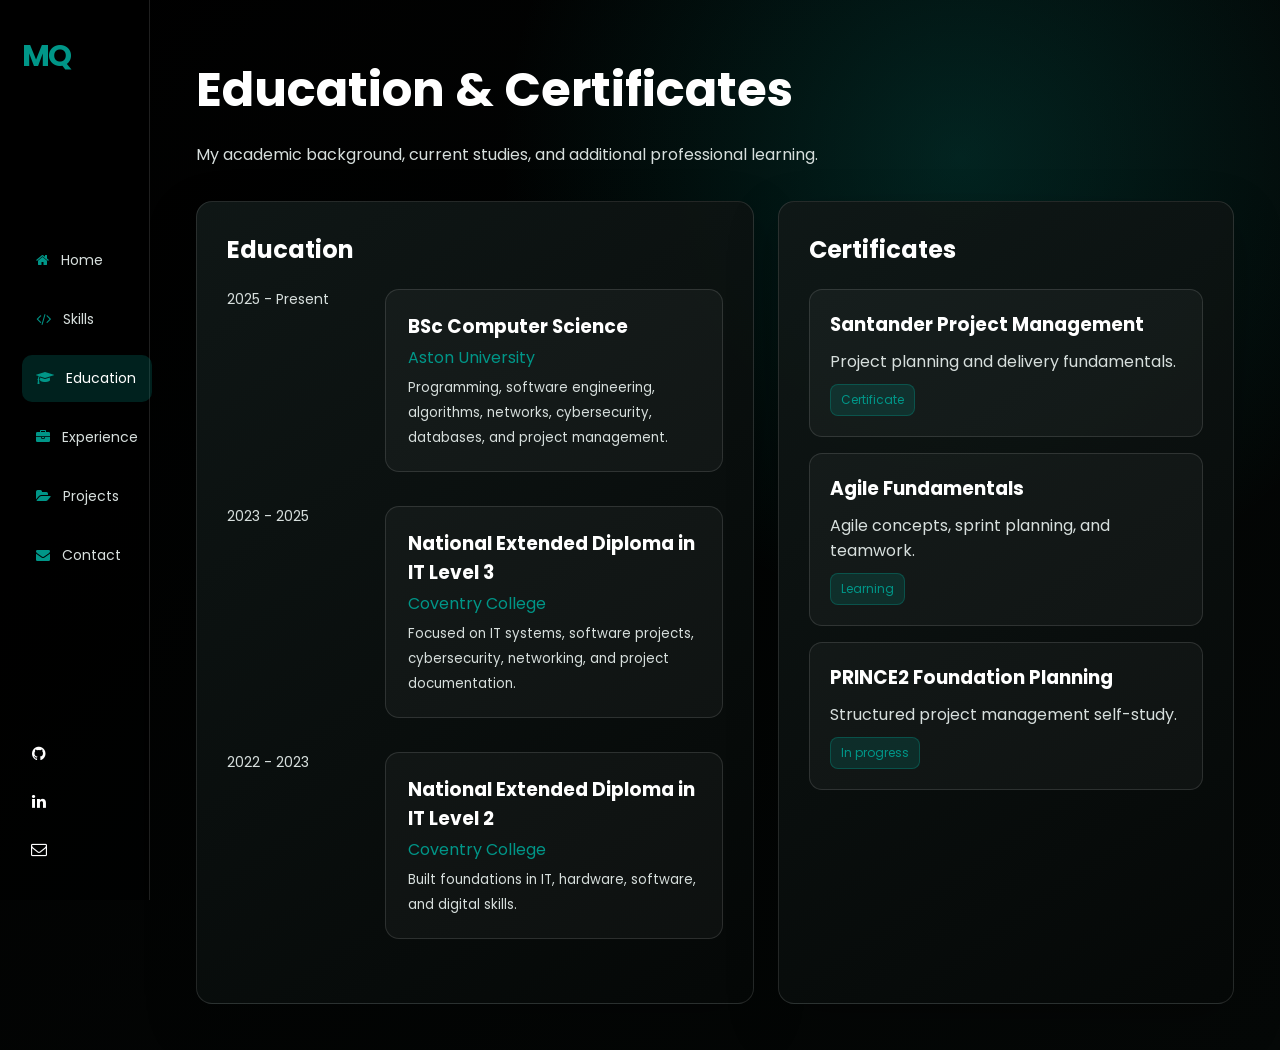
<file: Education.html>
<!DOCTYPE html>
<html lang="en">
    <head>
        <meta charset="UTF-8" />
        <meta name="viewport" content="width=device-width, initial-scale=1.0" />
        <title>MQ Portfolio | Education</title>
        <link rel="stylesheet" href="style.css" />
        <link
            rel="stylesheet"
            href="https://stackpath.bootstrapcdn.com/font-awesome/4.7.0/css/font-awesome.min.css"
        />
        <link
            href="https://fonts.googleapis.com/css?family=Poppins:300,400,500,600,700&display=swap"
            rel="stylesheet"
        />
    </head>
    <body>
        <button class="mobile-menu" aria-label="Open menu">
            <i class="fa fa-bars"></i>
        </button>
        <div class="portfolio-shell">
            <aside class="sidebar">
                <a class="brand" href="index.html">MQ</a>
                <nav class="nav-links">
                    <a class="" href="index.html"
                        ><i class="fa fa-home"></i> Home</a
                    >
                    <a class="" href="Skills.html"
                        ><i class="fa fa-code"></i> Skills</a
                    >
                    <a class="active" href="Education.html"
                        ><i class="fa fa-graduation-cap"></i> Education</a
                    >
                    <a class="" href="Experience.html"
                        ><i class="fa fa-briefcase"></i> Experience</a
                    >
                    <a class="" href="Projects.html"
                        ><i class="fa fa-folder-open"></i> Projects</a
                    >
                    <a class="" href="Contact.html"
                        ><i class="fa fa-envelope"></i> Contact</a
                    >
                </nav>
                <div class="sidebar-socials">
                    <a href="https://github.com/MoOutlaw"
                        ><i class="fa fa-github"></i></a
                    ><a
                        href="https://www.linkedin.com/in/mohammed-qasem-1a4b01182/"
                        ><i class="fa fa-linkedin"></i></a
                    ><a href="mailto:mohammed166arab@gmail.com"
                        ><i class="fa fa-envelope-o"></i
                    ></a>
                </div>
            </aside>
            <main class="page-content">
                <section class="page-header">
                    <h1>Education & Certificates</h1>
                    <p>
                        My academic background, current studies, and additional
                        professional learning.
                    </p>
                </section>
                <section class="education-grid">
                    <div class="timeline card">
                        <h2>Education</h2>
                        <div class="timeline-item">
                            <span>2025 - Present</span>
                            <article>
                                <h3>BSc Computer Science</h3>
                                <p>Aston University</p>
                                <small
                                    >Programming, software engineering,
                                    algorithms, networks, cybersecurity,
                                    databases, and project management.</small
                                >
                            </article>
                        </div>
                        <div class="timeline-item">
                            <span>2023 - 2025</span>
                            <article>
                                <h3>National Extended Diploma in IT Level 3</h3>
                                <p>Coventry College</p>
                                <small
                                    >Focused on IT systems, software projects,
                                    cybersecurity, networking, and project
                                    documentation.</small
                                >
                            </article>
                        </div>
                        <div class="timeline-item">
                            <span>2022 - 2023</span>
                            <article>
                                <h3>National Extended Diploma in IT Level 2</h3>
                                <p>Coventry College</p>
                                <small
                                    >Built foundations in IT, hardware,
                                    software, and digital skills.</small
                                >
                            </article>
                        </div>
                    </div>
                    <div class="certificates card">
                        <h2>Certificates</h2>
                        <div class="certificate-grid">
                            <article>
                                <h3>Santander Project Management</h3>
                                <p>
                                    Project planning and delivery fundamentals.
                                </p>
                                <span>Certificate</span>
                            </article>
                            <article>
                                <h3>Agile Fundamentals</h3>
                                <p>
                                    Agile concepts, sprint planning, and
                                    teamwork.
                                </p>
                                <span>Learning</span>
                            </article>
                            <article>
                                <h3>PRINCE2 Foundation Planning</h3>
                                <p>Structured project management self-study.</p>
                                <span>In progress</span>
                            </article>
                        </div>
                    </div>
                </section>
            </main>
        </div>
        <script>
            const menuButton=document.querySelector('.mobile-menu');const sidebar=document.querySelector('.sidebar');menuButton.addEventListener('click',()=>sidebar.classList.toggle('show'));
        </script>
    </body>
</html>
</file>
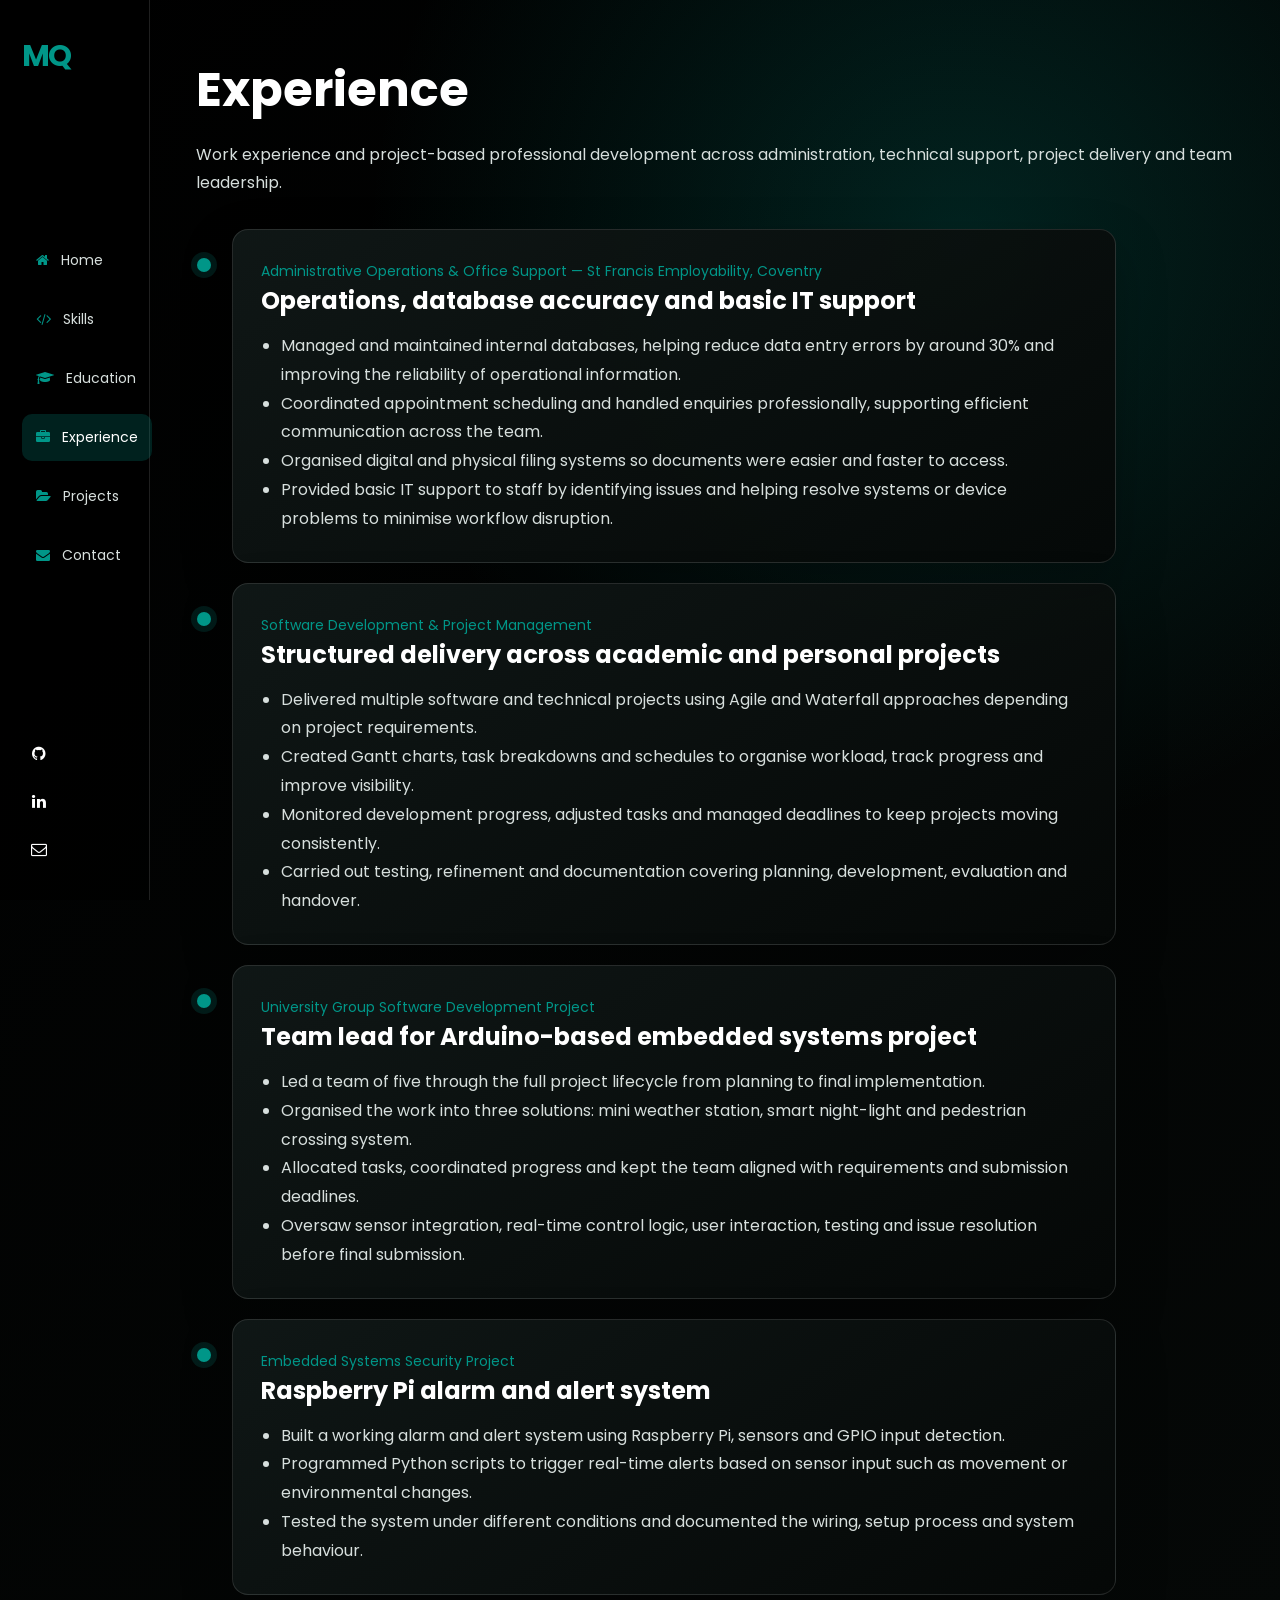
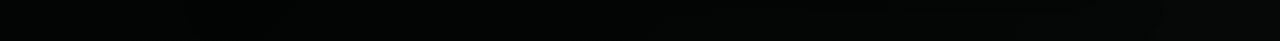
<file: Experience.html>
<!DOCTYPE html>
<html lang="en">
    <head>
        <meta charset="UTF-8" />
        <meta name="viewport" content="width=device-width, initial-scale=1.0" />
        <title>MQ Portfolio | Experience</title>
        <link rel="stylesheet" href="style.css" />
        <link
            rel="stylesheet"
            href="https://stackpath.bootstrapcdn.com/font-awesome/4.7.0/css/font-awesome.min.css"
        />
        <link
            href="https://fonts.googleapis.com/css?family=Poppins:300,400,500,600,700&display=swap"
            rel="stylesheet"
        />
    </head>
    <body>
        <button class="mobile-menu" aria-label="Open menu">
            <i class="fa fa-bars"></i>
        </button>
        <div class="portfolio-shell">
            <aside class="sidebar">
                <a class="brand" href="index.html">MQ</a>
                <nav class="nav-links">
                    <a class="" href="index.html"
                        ><i class="fa fa-home"></i> Home</a
                    >
                    <a class="" href="Skills.html"
                        ><i class="fa fa-code"></i> Skills</a
                    >
                    <a class="" href="Education.html"
                        ><i class="fa fa-graduation-cap"></i> Education</a
                    >
                    <a class="active" href="Experience.html"
                        ><i class="fa fa-briefcase"></i> Experience</a
                    >
                    <a class="" href="Projects.html"
                        ><i class="fa fa-folder-open"></i> Projects</a
                    >
                    <a class="" href="Contact.html"
                        ><i class="fa fa-envelope"></i> Contact</a
                    >
                </nav>
                <div class="sidebar-socials">
                    <a href="https://github.com/MoOutlaw"
                        ><i class="fa fa-github"></i></a
                    ><a
                        href="https://www.linkedin.com/in/mohammed-qasem-1a4b01182/"
                        ><i class="fa fa-linkedin"></i></a
                    ><a href="mailto:mohammed166arab@gmail.com"
                        ><i class="fa fa-envelope-o"></i
                    ></a>
                </div>
            </aside>
            <main class="page-content">
                <section class="page-header">
                    <h1>Experience</h1>
                    <p>
                        Work experience and project-based professional
                        development across administration, technical support,
                        project delivery and team leadership.
                    </p>
                </section>
                <section class="experience-timeline">
                    <article class="experience-card card">
                        <span
                            >Administrative Operations & Office Support — St
                            Francis Employability, Coventry</span
                        >
                        <h2>
                            Operations, database accuracy and basic IT support
                        </h2>
                        <ul>
                            <li>
                                Managed and maintained internal databases,
                                helping reduce data entry errors by around 30%
                                and improving the reliability of operational
                                information.
                            </li>
                            <li>
                                Coordinated appointment scheduling and handled
                                enquiries professionally, supporting efficient
                                communication across the team.
                            </li>
                            <li>
                                Organised digital and physical filing systems so
                                documents were easier and faster to access.
                            </li>
                            <li>
                                Provided basic IT support to staff by
                                identifying issues and helping resolve systems
                                or device problems to minimise workflow
                                disruption.
                            </li>
                        </ul>
                    </article>
                    <article class="experience-card card">
                        <span>Software Development & Project Management</span>
                        <h2>
                            Structured delivery across academic and personal
                            projects
                        </h2>
                        <ul>
                            <li>
                                Delivered multiple software and technical
                                projects using Agile and Waterfall approaches
                                depending on project requirements.
                            </li>
                            <li>
                                Created Gantt charts, task breakdowns and
                                schedules to organise workload, track progress
                                and improve visibility.
                            </li>
                            <li>
                                Monitored development progress, adjusted tasks
                                and managed deadlines to keep projects moving
                                consistently.
                            </li>
                            <li>
                                Carried out testing, refinement and
                                documentation covering planning, development,
                                evaluation and handover.
                            </li>
                        </ul>
                    </article>
                    <article class="experience-card card">
                        <span
                            >University Group Software Development Project</span
                        >
                        <h2>
                            Team lead for Arduino-based embedded systems project
                        </h2>
                        <ul>
                            <li>
                                Led a team of five through the full project
                                lifecycle from planning to final implementation.
                            </li>
                            <li>
                                Organised the work into three solutions: mini
                                weather station, smart night-light and
                                pedestrian crossing system.
                            </li>
                            <li>
                                Allocated tasks, coordinated progress and kept
                                the team aligned with requirements and
                                submission deadlines.
                            </li>
                            <li>
                                Oversaw sensor integration, real-time control
                                logic, user interaction, testing and issue
                                resolution before final submission.
                            </li>
                        </ul>
                    </article>
                    <article class="experience-card card">
                        <span>Embedded Systems Security Project</span>
                        <h2>Raspberry Pi alarm and alert system</h2>
                        <ul>
                            <li>
                                Built a working alarm and alert system using
                                Raspberry Pi, sensors and GPIO input detection.
                            </li>
                            <li>
                                Programmed Python scripts to trigger real-time
                                alerts based on sensor input such as movement or
                                environmental changes.
                            </li>
                            <li>
                                Tested the system under different conditions and
                                documented the wiring, setup process and system
                                behaviour.
                            </li>
                        </ul>
                    </article>
                </section>
            </main>
        </div>
        <script>
            const menuButton=document.querySelector('.mobile-menu');const sidebar=document.querySelector('.sidebar');menuButton.addEventListener('click',()=>sidebar.classList.toggle('show'));
        </script>
    </body>
</html>
</file>
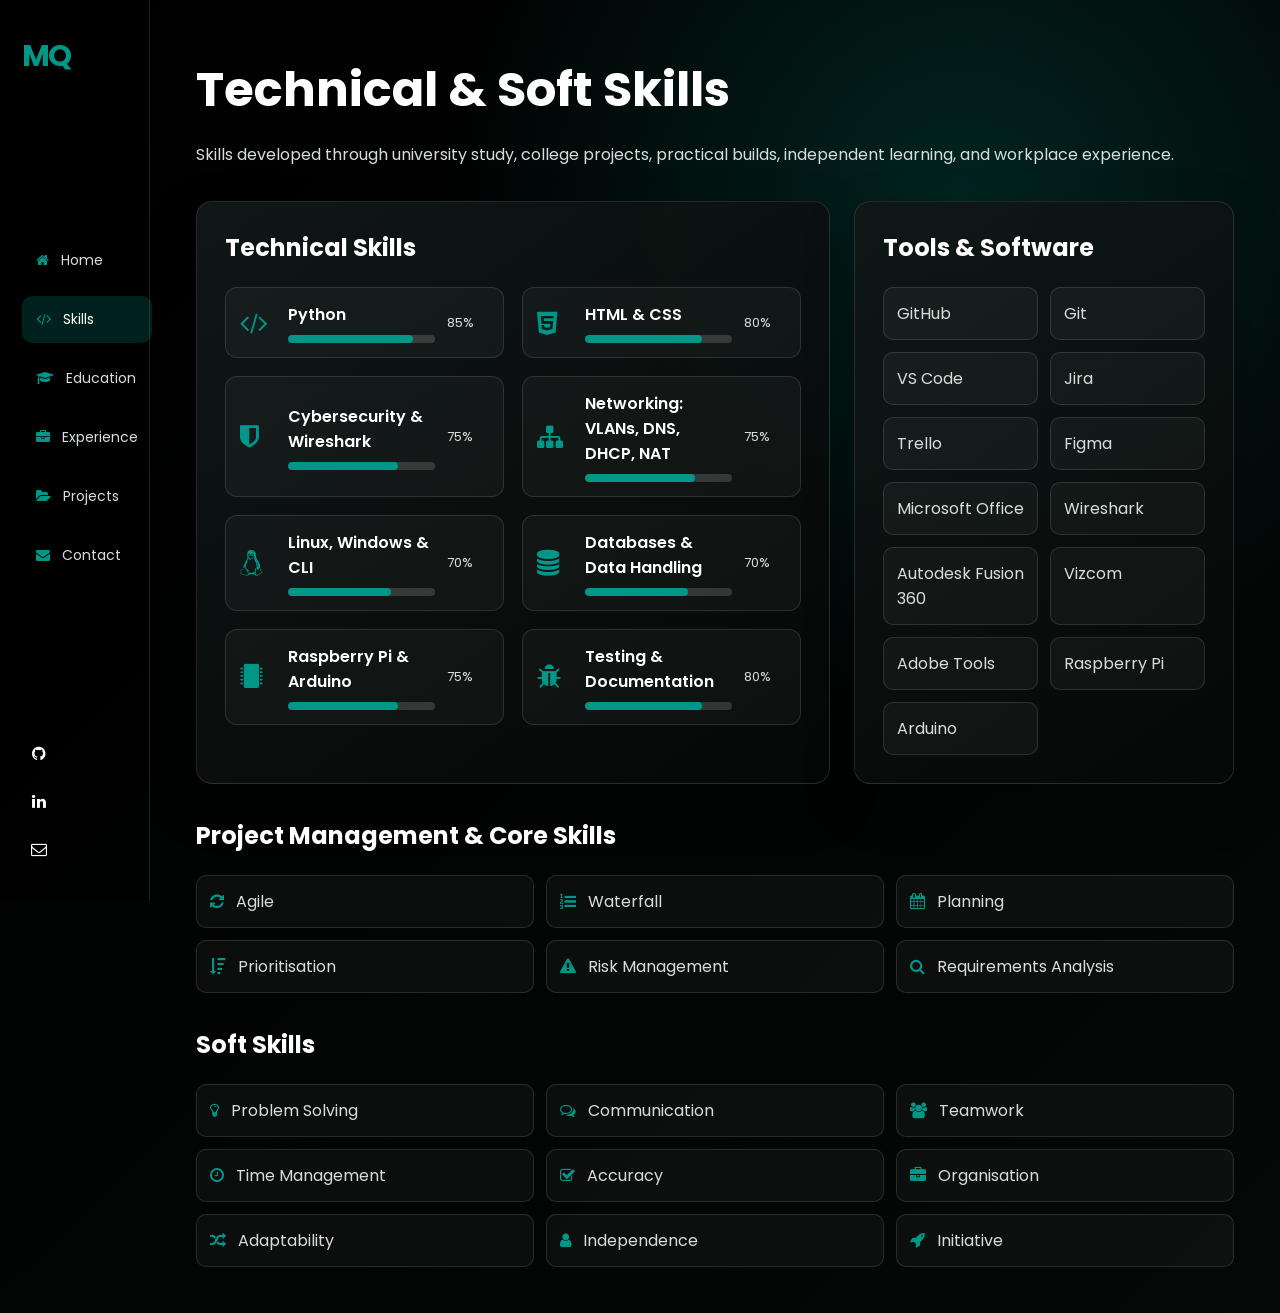
<file: Skills.html>
<!DOCTYPE html>
<html lang="en">
    <head>
        <meta charset="UTF-8" />
        <meta name="viewport" content="width=device-width, initial-scale=1.0" />
        <title>MQ Portfolio | Skills</title>
        <link rel="stylesheet" href="style.css" />
        <link
            rel="stylesheet"
            href="https://stackpath.bootstrapcdn.com/font-awesome/4.7.0/css/font-awesome.min.css"
        />
        <link
            href="https://fonts.googleapis.com/css?family=Poppins:300,400,500,600,700&display=swap"
            rel="stylesheet"
        />
    </head>
    <body>
        <button class="mobile-menu" aria-label="Open menu">
            <i class="fa fa-bars"></i>
        </button>
        <div class="portfolio-shell">
            <aside class="sidebar">
                <a class="brand" href="index.html">MQ</a>
                <nav class="nav-links">
                    <a class="" href="index.html"
                        ><i class="fa fa-home"></i> Home</a
                    >
                    <a class="active" href="Skills.html"
                        ><i class="fa fa-code"></i> Skills</a
                    >
                    <a class="" href="Education.html"
                        ><i class="fa fa-graduation-cap"></i> Education</a
                    >
                    <a class="" href="Experience.html"
                        ><i class="fa fa-briefcase"></i> Experience</a
                    >
                    <a class="" href="Projects.html"
                        ><i class="fa fa-folder-open"></i> Projects</a
                    >
                    <a class="" href="Contact.html"
                        ><i class="fa fa-envelope"></i> Contact</a
                    >
                </nav>
                <div class="sidebar-socials">
                    <a href="https://github.com/MoOutlaw"
                        ><i class="fa fa-github"></i></a
                    ><a
                        href="https://www.linkedin.com/in/mohammed-qasem-1a4b01182/"
                        ><i class="fa fa-linkedin"></i></a
                    ><a href="mailto:mohammed166arab@gmail.com"
                        ><i class="fa fa-envelope-o"></i
                    ></a>
                </div>
            </aside>
            <main class="page-content">
                <section class="page-header">
                    <h1>Technical & Soft Skills</h1>
                    <p>
                        Skills developed through university study, college
                        projects, practical builds, independent learning, and
                        workplace experience.
                    </p>
                </section>
                <section class="skills-layout">
                    <div class="card wide-card">
                        <h2>Technical Skills</h2>
                        <div class="skill-list">
                            <div class="skill">
                                <i class="fa fa-code"></i>
                                <div>
                                    <span>Python</span>
                                    <div class="bar">
                                        <b style="width: 85%"></b>
                                    </div>
                                </div>
                                <em>85%</em>
                            </div>
                            <div class="skill">
                                <i class="fa fa-html5"></i>
                                <div>
                                    <span>HTML & CSS</span>
                                    <div class="bar">
                                        <b style="width: 80%"></b>
                                    </div>
                                </div>
                                <em>80%</em>
                            </div>
                            <div class="skill">
                                <i class="fa fa-shield"></i>
                                <div>
                                    <span>Cybersecurity & Wireshark</span>
                                    <div class="bar">
                                        <b style="width: 75%"></b>
                                    </div>
                                </div>
                                <em>75%</em>
                            </div>
                            <div class="skill">
                                <i class="fa fa-sitemap"></i>
                                <div>
                                    <span
                                        >Networking: VLANs, DNS, DHCP, NAT</span
                                    >
                                    <div class="bar">
                                        <b style="width: 75%"></b>
                                    </div>
                                </div>
                                <em>75%</em>
                            </div>
                            <div class="skill">
                                <i class="fa fa-linux"></i>
                                <div>
                                    <span>Linux, Windows & CLI</span>
                                    <div class="bar">
                                        <b style="width: 70%"></b>
                                    </div>
                                </div>
                                <em>70%</em>
                            </div>
                            <div class="skill">
                                <i class="fa fa-database"></i>
                                <div>
                                    <span>Databases & Data Handling</span>
                                    <div class="bar">
                                        <b style="width: 70%"></b>
                                    </div>
                                </div>
                                <em>70%</em>
                            </div>
                            <div class="skill">
                                <i class="fa fa-microchip"></i>
                                <div>
                                    <span>Raspberry Pi & Arduino</span>
                                    <div class="bar">
                                        <b style="width: 75%"></b>
                                    </div>
                                </div>
                                <em>75%</em>
                            </div>
                            <div class="skill">
                                <i class="fa fa-bug"></i>
                                <div>
                                    <span>Testing & Documentation</span>
                                    <div class="bar">
                                        <b style="width: 80%"></b>
                                    </div>
                                </div>
                                <em>80%</em>
                            </div>
                        </div>
                    </div>
                    <div class="card wide-card">
                        <h2>Tools & Software</h2>
                        <div class="tag-cloud">
                            <span>GitHub</span><span>Git</span
                            ><span>VS Code</span><span>Jira</span
                            ><span>Trello</span><span>Figma</span
                            ><span>Microsoft Office</span><span>Wireshark</span
                            ><span>Autodesk Fusion 360</span><span>Vizcom</span
                            ><span>Adobe Tools</span><span>Raspberry Pi</span
                            ><span>Arduino</span>
                        </div>
                    </div>
                </section>
                <section class="section-block">
                    <h2>Project Management & Core Skills</h2>
                    <div class="soft-grid">
                        <div><i class="fa fa-refresh"></i> Agile</div>
                        <div><i class="fa fa-list-ol"></i> Waterfall</div>
                        <div><i class="fa fa-calendar"></i> Planning</div>
                        <div>
                            <i class="fa fa-sort-amount-desc"></i>
                            Prioritisation
                        </div>
                        <div>
                            <i class="fa fa-exclamation-triangle"></i> Risk
                            Management
                        </div>
                        <div>
                            <i class="fa fa-search"></i> Requirements Analysis
                        </div>
                    </div>
                </section>
                <section class="section-block">
                    <h2>Soft Skills</h2>
                    <div class="soft-grid">
                        <div>
                            <i class="fa fa-lightbulb-o"></i> Problem Solving
                        </div>
                        <div>
                            <i class="fa fa-comments-o"></i> Communication
                        </div>
                        <div><i class="fa fa-users"></i> Teamwork</div>
                        <div><i class="fa fa-clock-o"></i> Time Management</div>
                        <div><i class="fa fa-check-square-o"></i> Accuracy</div>
                        <div><i class="fa fa-briefcase"></i> Organisation</div>
                        <div><i class="fa fa-random"></i> Adaptability</div>
                        <div><i class="fa fa-user"></i> Independence</div>
                        <div><i class="fa fa-rocket"></i> Initiative</div>
                    </div>
                </section>
            </main>
        </div>
        <script>
            const menuButton=document.querySelector('.mobile-menu');const sidebar=document.querySelector('.sidebar');menuButton.addEventListener('click',()=>sidebar.classList.toggle('show'));
        </script>
    </body>
</html>
</file>
<file: style.css>
:root {
    --teal: #009688;
    --teal-dark: #019587;
    --black: #000000;
    --dark: #050807;
    --panel: #0b1110;
    --panel-soft: #101817;
    --line: rgba(255, 255, 255, .12);
    --white: #ffffff;
    --muted: #d7dfdd;
    --grey: #efefef
}

* {
    margin: 0;
    padding: 0;
    box-sizing: border-box;
    font-family: 'Poppins', sans-serif
}

body {
    min-height: 100vh;
    background: radial-gradient(circle at 75% 15%, rgba(0, 150, 136, .22), transparent 35%), linear-gradient(135deg, var(--black), var(--dark));
    color: var(--white)
}

a {
    text-decoration: none;
    color: inherit
}

img {
    max-width: 100%;
    display: block
}

.portfolio-shell {
    display: grid;
    grid-template-columns: 150px 1fr;
    min-height: 100vh
}

.sidebar {
    position: sticky;
    top: 0;
    height: 100vh;
    padding: 34px 22px;
    border-right: 1px solid var(--line);
    background: rgba(0, 0, 0, .55);
    display: flex;
    flex-direction: column;
    justify-content: space-between
}

.brand {
    font-size: 30px;
    font-weight: 700;
    color: var(--teal);
    letter-spacing: -2px
}

.nav-links {
    display: grid;
    gap: 12px
}

.nav-links a {
    display: flex;
    align-items: center;
    gap: 12px;
    padding: 13px 14px;
    border-radius: 10px;
    color: var(--muted);
    font-size: 14px;
    transition: .25s
}

.nav-links a:hover,
.nav-links a.active {
    background: rgba(0, 150, 136, .22);
    color: var(--white)
}

.nav-links i {
    color: var(--teal)
}

.sidebar-socials {
    display: grid;
    gap: 14px
}

.sidebar-socials a {
    width: 34px;
    height: 34px;
    display: grid;
    place-items: center;
    color: var(--white);
    border-radius: 9px
}

.sidebar-socials a:hover {
    background: rgba(0, 150, 136, .22);
    color: var(--teal)
}

.page-content {
    padding: 46px;
    max-width: 1280px;
    width: 100%;
    margin: 0 auto
}

.card,
.stat-card,
.info-card {
    background: linear-gradient(145deg, rgba(16, 24, 23, .94), rgba(5, 8, 7, .94));
    border: 1px solid var(--line);
    border-radius: 16px;
    box-shadow: 0 20px 50px rgba(0, 0, 0, .25)
}

.hero-grid {
    display: grid;
    grid-template-columns: 1.1fr .9fr;
    align-items: center;
    gap: 34px;
    min-height: 55vh
}

.ghost-card {
    padding: 36px;
    background: transparent;
    border: 0;
    box-shadow: none
}

.eyebrow {
    display: inline-block;
    background: var(--teal);
    padding: 9px 16px;
    border-radius: 999px;
    font-size: 13px
}

.hero-copy h1 {
    font-size: clamp(44px, 7vw, 86px);
    line-height: 1;
    color: var(--white);
    margin: 24px 0 12px
}

.hero-copy h1::first-letter {
    color: var(--teal)
}

.hero-copy h2 {
    font-size: 22px;
    max-width: 610px
}

.hero-copy p,
.page-header p,
.info-card p,
.project-card p,
.contact-panel p {
    color: var(--muted);
    line-height: 1.75;
    margin-top: 15px
}

.hero-actions {
    display: flex;
    gap: 18px;
    flex-wrap: wrap;
    margin: 28px 0
}

.btn {
    padding: 14px 24px;
    border-radius: 9px;
    font-weight: 600;
    border: 1px solid var(--line)
}

.btn.primary {
    background: var(--teal);
    color: var(--white);
    border-color: var(--teal)
}

.btn.secondary {
    background: transparent
}

.btn:hover {
    transform: translateY(-2px)
}

.download-link {
    color: var(--muted);
    font-size: 14px
}

.profile-visual {
    position: relative;
    min-height: 430px;
    display: grid;
    place-items: center
}

.profile-ring {
    width: 280px;
    height: 280px;
    border-radius: 50%;
    border: 8px solid var(--teal);
    background: var(--grey);
    display: grid;
    place-items: center;
    box-shadow: 0 0 0 18px rgba(0, 150, 136, .12), 0 0 80px rgba(0, 150, 136, .3);
    overflow: hidden
}

.profile-ring img {
    width: 74%;
    object-fit: contain
}

.orbit {
    position: absolute;
    border: 1px solid rgba(0, 150, 136, .4);
    border-radius: 50%
}

.orbit-one {
    width: 350px;
    height: 350px
}

.orbit-two {
    width: 400px;
    height: 400px
}

.floating-icon {
    position: absolute;
    width: 48px;
    height: 48px;
    background: var(--teal);
    border-radius: 50%;
    display: grid;
    place-items: center;
    box-shadow: 0 0 28px rgba(0, 150, 136, .45)
}

.icon-one {
    right: 16%;
    top: 22%
}

.icon-two {
    left: 17%;
    top: 48%
}

.icon-three {
    right: 19%;
    bottom: 23%
}

.stats-grid {
    display: grid;
    grid-template-columns: repeat(4, 1fr);
    gap: 0;
    margin: 25px 0 58px
}

.stat-card {
    border-radius: 0;
    padding: 30px;
    text-align: center;
    border-left: 0
}

.stat-card:first-child {
    border-radius: 16px 0 0 16px
}

.stat-card:last-child {
    border-radius: 0 16px 16px 0
}

.stat-card strong {
    display: block;
    color: var(--teal);
    font-size: 34px
}

.stat-card span {
    font-size: 14px;
    color: var(--muted)
}

.section-heading span,
.page-header span,
.title-text p {
    color: var(--teal);
    font-weight: 700
}

.section-heading h2,
.page-header h1 {
    font-size: clamp(30px, 4vw, 48px);
    margin: 8px 0
}

.card-grid {
    display: grid;
    gap: 22px;
    margin-top: 28px
}

.card-grid.three {
    grid-template-columns: repeat(3, 1fr)
}

.info-card {
    padding: 26px
}

.info-card i {
    font-size: 28px;
    color: var(--teal);
    margin-bottom: 18px
}

.page-header {
    margin-bottom: 32px
}

.skills-layout {
    display: grid;
    grid-template-columns: 1.25fr .75fr;
    gap: 24px
}

.wide-card {
    padding: 28px
}

.wide-card h2,
.section-block h2,
.timeline h2,
.certificates h2 {
    margin-bottom: 22px
}

.skill-list {
    display: grid;
    grid-template-columns: 1fr 1fr;
    gap: 18px
}

.skill {
    display: grid;
    grid-template-columns: 36px 1fr 42px;
    align-items: center;
    gap: 12px;
    background: rgba(255, 255, 255, .035);
    padding: 14px;
    border-radius: 12px;
    border: 1px solid var(--line)
}

.skill i {
    color: var(--teal);
    font-size: 26px
}

.skill span {
    font-weight: 600
}

.skill em {
    font-style: normal;
    color: var(--muted);
    font-size: 13px
}

.bar {
    height: 8px;
    background: rgba(239, 239, 239, .16);
    border-radius: 99px;
    margin-top: 8px;
    overflow: hidden
}

.bar b {
    display: block;
    height: 100%;
    background: var(--teal);
    border-radius: 99px
}

.tag-cloud,
.soft-grid {
    display: grid;
    grid-template-columns: repeat(2, 1fr);
    gap: 12px
}

.tag-cloud span,
.soft-grid div,
.filter-row button {
    background: rgba(255, 255, 255, .04);
    border: 1px solid var(--line);
    border-radius: 10px;
    padding: 13px;
    color: var(--muted)
}

.section-block {
    margin-top: 34px
}

.soft-grid {
    grid-template-columns: repeat(3, 1fr)
}

.soft-grid i {
    color: var(--teal);
    margin-right: 8px
}

.education-grid {
    display: grid;
    grid-template-columns: 1.1fr .9fr;
    gap: 24px
}

.timeline,
.certificates {
    padding: 30px
}

.timeline-item {
    display: grid;
    grid-template-columns: 130px 1fr;
    gap: 28px;
    position: relative;
    padding: 0 0 34px
}

.timeline-item span {
    color: var(--muted);
    font-size: 14px
}

.timeline-item article {
    padding: 22px;
    border-radius: 14px;
    background: rgba(255, 255, 255, .035);
    border: 1px solid var(--line)
}

.timeline-item h3,
.project-card h2,
.experience-card h2 {
    color: var(--white)
}

.timeline-item p {
    color: var(--teal);
    margin: 4px 0
}

.timeline-item small {
    color: var(--muted);
    line-height: 1.6
}

.certificate-grid {
    display: grid;
    gap: 16px
}

.certificate-grid article {
    padding: 20px;
    border-radius: 13px;
    background: rgba(255, 255, 255, .035);
    border: 1px solid var(--line)
}

.certificate-grid p {
    color: var(--muted);
    margin: 10px 0
}

.certificate-grid span,
.project-card span {
    display: inline-block;
    background: rgba(0, 150, 136, .18);
    color: var(--teal);
    border: 1px solid rgba(0, 150, 136, .35);
    padding: 6px 10px;
    border-radius: 8px;
    font-size: 12px
}

.experience-timeline {
    display: grid;
    gap: 20px;
    max-width: 920px
}

.experience-card {
    padding: 28px;
    margin-left: 36px;
    position: relative
}

.experience-card:before {
    content: '';
    position: absolute;
    left: -36px;
    top: 28px;
    width: 14px;
    height: 14px;
    border-radius: 50%;
    background: var(--teal);
    box-shadow: 0 0 0 6px rgba(0, 150, 136, .16)
}

.experience-card span {
    color: var(--teal);
    font-size: 14px
}

.experience-card ul {
    margin-top: 14px;
    padding-left: 20px;
    color: var(--muted);
    line-height: 1.8
}

.filter-row {
    display: flex;
    gap: 12px;
    flex-wrap: wrap;
    margin-bottom: 24px
}

.filter-row button:first-child {
    background: var(--teal);
    color: var(--white)
}

.project-grid {
    display: grid;
    grid-template-columns: repeat(2, 1fr);
    gap: 24px
}

.project-card {
    padding: 16px
}

.project-card img {
    height: 180px;
    width: 100%;
    object-fit: cover;
    border-radius: 12px;
    border: 1px solid var(--line);
    margin-bottom: 18px
}

.project-card div {
    display: flex;
    gap: 8px;
    flex-wrap: wrap;
    margin-top: 14px
}

.contact-grid {
    display: grid;
    grid-template-columns: .85fr 1.15fr;
    gap: 28px
}

.contact-panel,
.contact-form {
    padding: 30px
}

.contact-line {
    margin: 22px 0;
    color: var(--muted)
}

.contact-line i {
    color: var(--teal);
    width: 28px
}

.contact-socials {
    display: flex;
    gap: 14px;
    margin-top: 28px
}

.contact-socials a {
    width: 44px;
    height: 44px;
    border-radius: 12px;
    background: rgba(255, 255, 255, .06);
    display: grid;
    place-items: center
}

.contact-form {
    display: grid;
    gap: 18px
}

.contact-form label {
    display: grid;
    gap: 9px;
    color: var(--white);
    font-size: 14px
}

.contact-form input,
.contact-form textarea {
    width: 100%;
    border: 1px solid var(--line);
    background: rgba(0, 0, 0, .32);
    border-radius: 9px;
    color: var(--white);
    padding: 14px;
    outline: none
}

.contact-form textarea {
    min-height: 150px;
    resize: vertical
}

.contact-form input:focus,
.contact-form textarea:focus {
    border-color: var(--teal);
    box-shadow: 0 0 0 3px rgba(0, 150, 136, .15)
}

.contact-form button {
    border: 0;
    background: var(--teal);
    color: var(--white);
    padding: 15px;
    border-radius: 9px;
    font-weight: 700;
    cursor: pointer
}

.mobile-menu {
    display: none;
    position: fixed;
    right: 18px;
    top: 18px;
    z-index: 20;
    background: var(--teal);
    color: var(--white);
    border: 0;
    width: 46px;
    height: 46px;
    border-radius: 12px
}

@media(max-width:980px) {
    .portfolio-shell {
        grid-template-columns: 1fr
    }

    .sidebar {
        position: fixed;
        left: -260px;
        z-index: 15;
        width: 240px;
        transition: .25s
    }

    .sidebar.show {
        left: 0
    }

    .mobile-menu {
        display: block
    }

    .page-content {
        padding: 82px 20px 32px
    }

    .hero-grid,
    .skills-layout,
    .education-grid,
    .contact-grid {
        grid-template-columns: 1fr
    }

    .profile-visual {
        min-height: 320px
    }

    .profile-ring {
        width: 220px;
        height: 220px
    }

    .orbit-one {
        width: 280px;
        height: 280px
    }

    .orbit-two {
        width: 315px;
        height: 315px
    }

    .stats-grid,
    .card-grid.three,
    .soft-grid,
    .project-grid {
        grid-template-columns: 1fr
    }

    .stat-card,
    .stat-card:first-child,
    .stat-card:last-child {
        border-radius: 16px
    }

    .skill-list {
        grid-template-columns: 1fr
    }

    .timeline-item {
        grid-template-columns: 1fr;
        gap: 10px
    }

    .hero-actions {
        flex-direction: column
    }

    .btn {
        text-align: center
    }
}

.download-panel {
    padding: 30px;
    display: grid;
    grid-template-columns: 1fr 1fr;
    gap: 24px;
    align-items: center
}

.download-panel p {
    color: var(--muted);
    line-height: 1.7;
    margin-top: 10px
}

.download-cards {
    display: grid;
    grid-template-columns: 1fr 1fr;
    gap: 14px
}

.download-cards a {
    display: grid;
    gap: 8px;
    padding: 20px;
    border-radius: 14px;
    background: rgba(255, 255, 255, .04);
    border: 1px solid var(--line);
    transition: .25s
}

.download-cards a:hover {
    transform: translateY(-3px);
    border-color: var(--teal);
    box-shadow: 0 0 28px rgba(0, 150, 136, .18)
}

.download-cards i {
    color: var(--teal);
    font-size: 28px
}

.download-cards strong {
    color: var(--white)
}

.download-cards small {
    color: var(--muted);
    line-height: 1.5
}

.project-card ul {
    margin: 12px 0 0 18px;
    color: var(--muted);
    line-height: 1.7;
    font-size: 14px
}

@media(max-width:980px) {

    .download-panel,
    .download-cards {
        grid-template-columns: 1fr
    }
}
</file>
